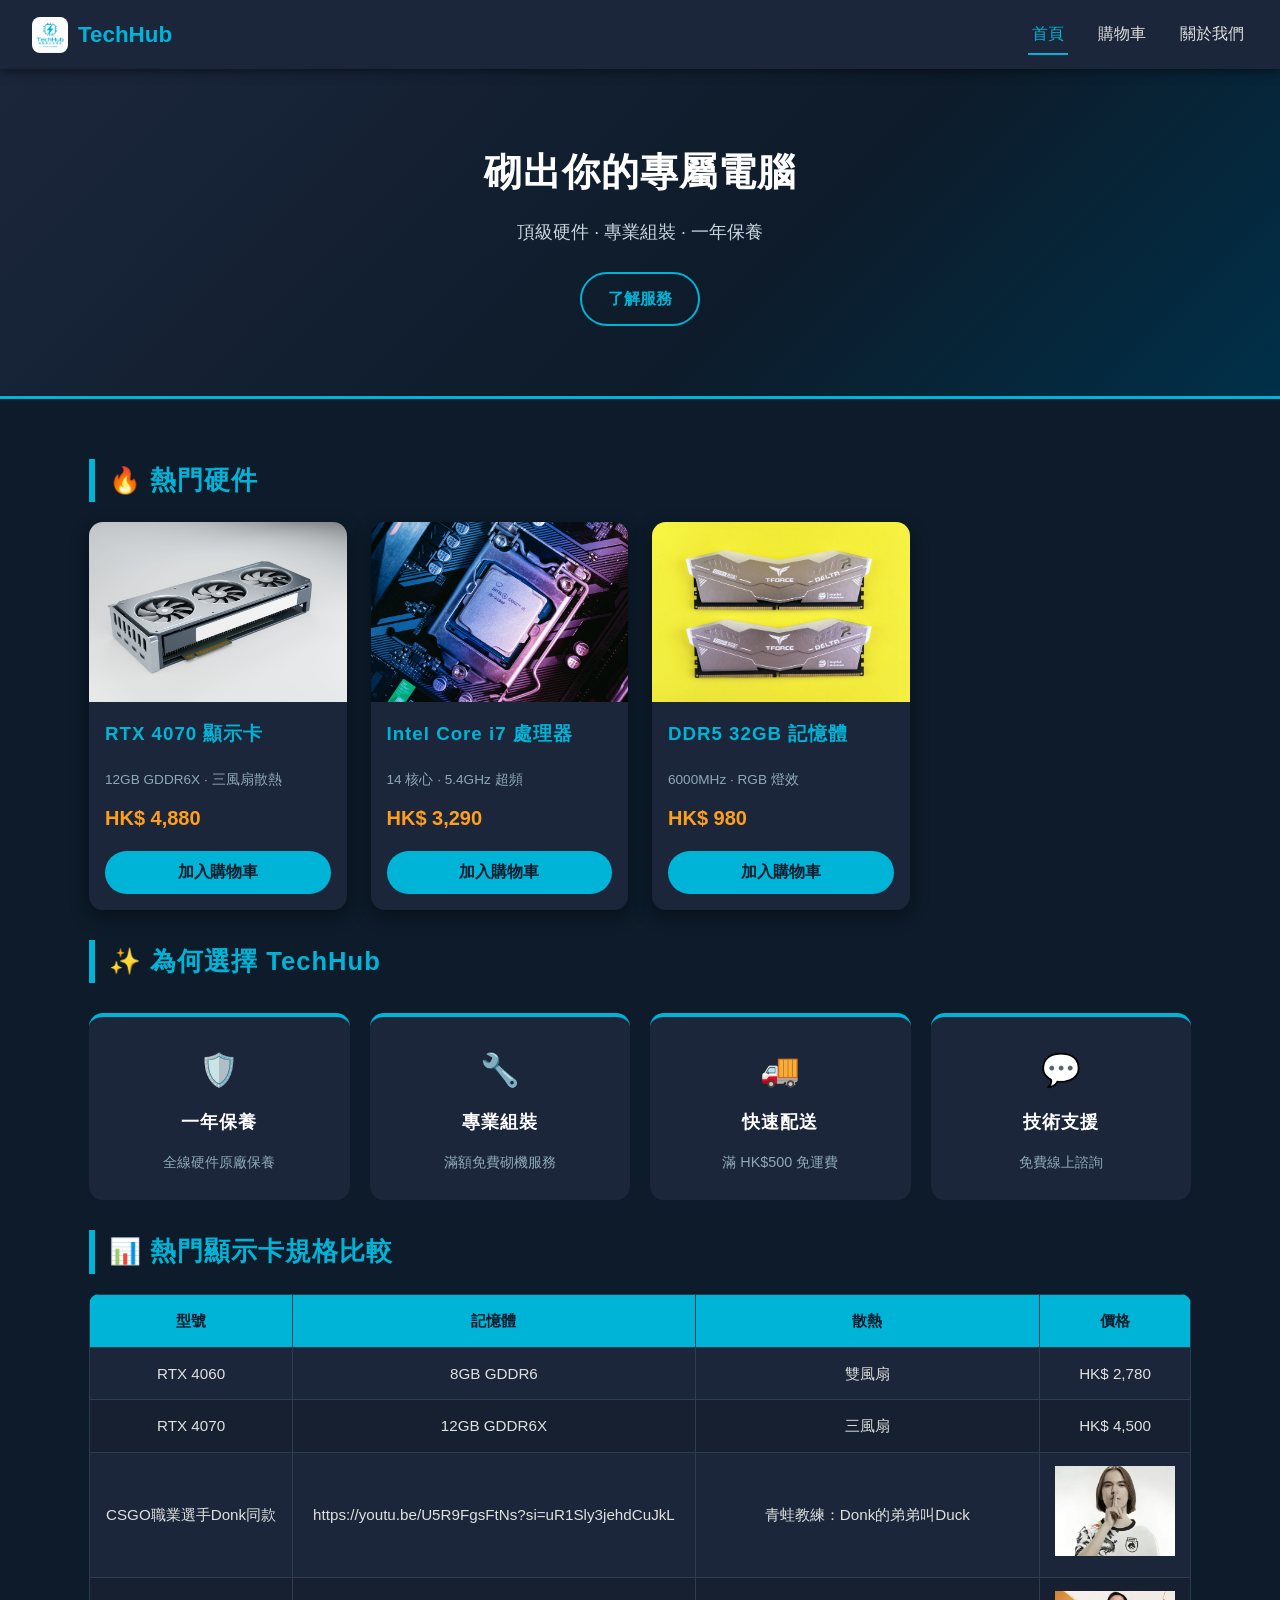
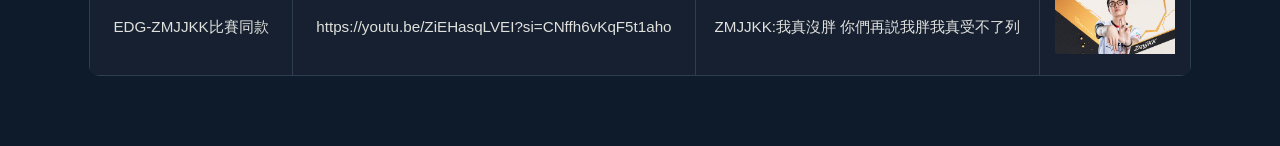
<file: index.html>
<!DOCTYPE html>
<html lang="zh-Hant">
<head><script src="config.js"></script>
<script src="script.js" defer></script>
  <meta charset="UTF-8">
  <meta name="viewport" content="width=device-width, initial-scale=1.0">
  <meta name="description" content="TechHub 電腦硬件專門店 - 頂級硬件、專業組裝、一年保養">
  <title>TechHub 電腦硬件專門店 | 首頁</title>
    <link rel="stylesheet" href="style.css">
  <script src="config.js"></script>
</head>
<body>

  <nav class="navbar">
    <div class="logo">
        <img src="logo.png" alt="TechHub Logo">
         <span data-brand-en>TechHub</span>
    </div>
    <ul>
      <li><a href="index.html" class="active">首頁</a></li>
      <li><a href="cart.html">購物車 <span id="cartCount" class="cart-badge"></span></a></li>
      <li><a href="about.html">關於我們</a></li>
    </ul>
  </nav>

  <header class="banner">
    <h1 data-slogan>砌出你的專屬電腦</h1>
    <p data-subtitle>頂級硬件 · 專業組裝 · 一年保養</p>
    <div class="btn-group">
      
      <a href="about.html" class="btn btn-outline">了解服務</a>
    </div>
  </header>

  <main class="container">

    <h2 class="section-title">🔥 熱門硬件</h2>
    <div class="grid" id="homeHotGrid"></div>

    <h2 class="section-title">✨ 為何選擇 TechHub</h2>
    <div class="features">
      <div class="feature-item">
        <div class="icon">🛡️</div>
        <h3>一年保養</h3>
        <p>全線硬件原廠保養</p>
      </div>
      <div class="feature-item">
        <div class="icon">🔧</div>
        <h3>專業組裝</h3>
        <p>滿額免費砌機服務</p>
      </div>
      <div class="feature-item">
        <div class="icon">🚚</div>
        <h3>快速配送</h3>
        <p>滿 HK$500 免運費</p>
      </div>
      <div class="feature-item">
        <div class="icon">💬</div>
        <h3>技術支援</h3>
        <p>免費線上諮詢</p>
      </div>
    </div>

    <h2 class="section-title">📊 熱門顯示卡規格比較</h2>
    <table>
      <thead>
        <tr>
          <th>型號</th>
          <th>記憶體</th>
          <th>散熱</th>
          <th>價格</th>
        </tr>
      </thead>
      <tbody>
        <tr>
          <td>RTX 4060</td>
          <td>8GB GDDR6</td>
          <td>雙風扇</td>
          <td>HK$ 2,780</td>
        </tr>
        <tr>
          <td>RTX 4070</td>
          <td>12GB GDDR6X</td>
         <td>三風扇</td>
         <td>HK$ 4,500</td>
         </tr>
         </tbody>
         <tbody>
  <tr>
    <td>CSGO職業選手Donk同款</td>
    <td>https://youtu.be/U5R9FgsFtNs?si=uR1Sly3jehdCuJkL</td>
    <td>青蛙教練：Donk的弟弟叫Duck</td>
    <td><img src="0.jpg" alt="Donk 同款顯示卡" style="max-width:120px;"></td>
  </tr>
  <tr>
    <td>EDG-ZMJJKK比賽同款</td>
    <td>https://youtu.be/ZiEHasqLVEI?si=CNffh6vKqF5t1aho</td>
    <td>ZMJJKK:我真沒胖 你們再説我胖我真受不了列</td>
    <td><img src="EDG-zmjjKK.jpg" alt="EDG-ZMJJKK 同款顯示卡" style="max-width:120px;"></td>
  </tr>
</tbody>
</file>
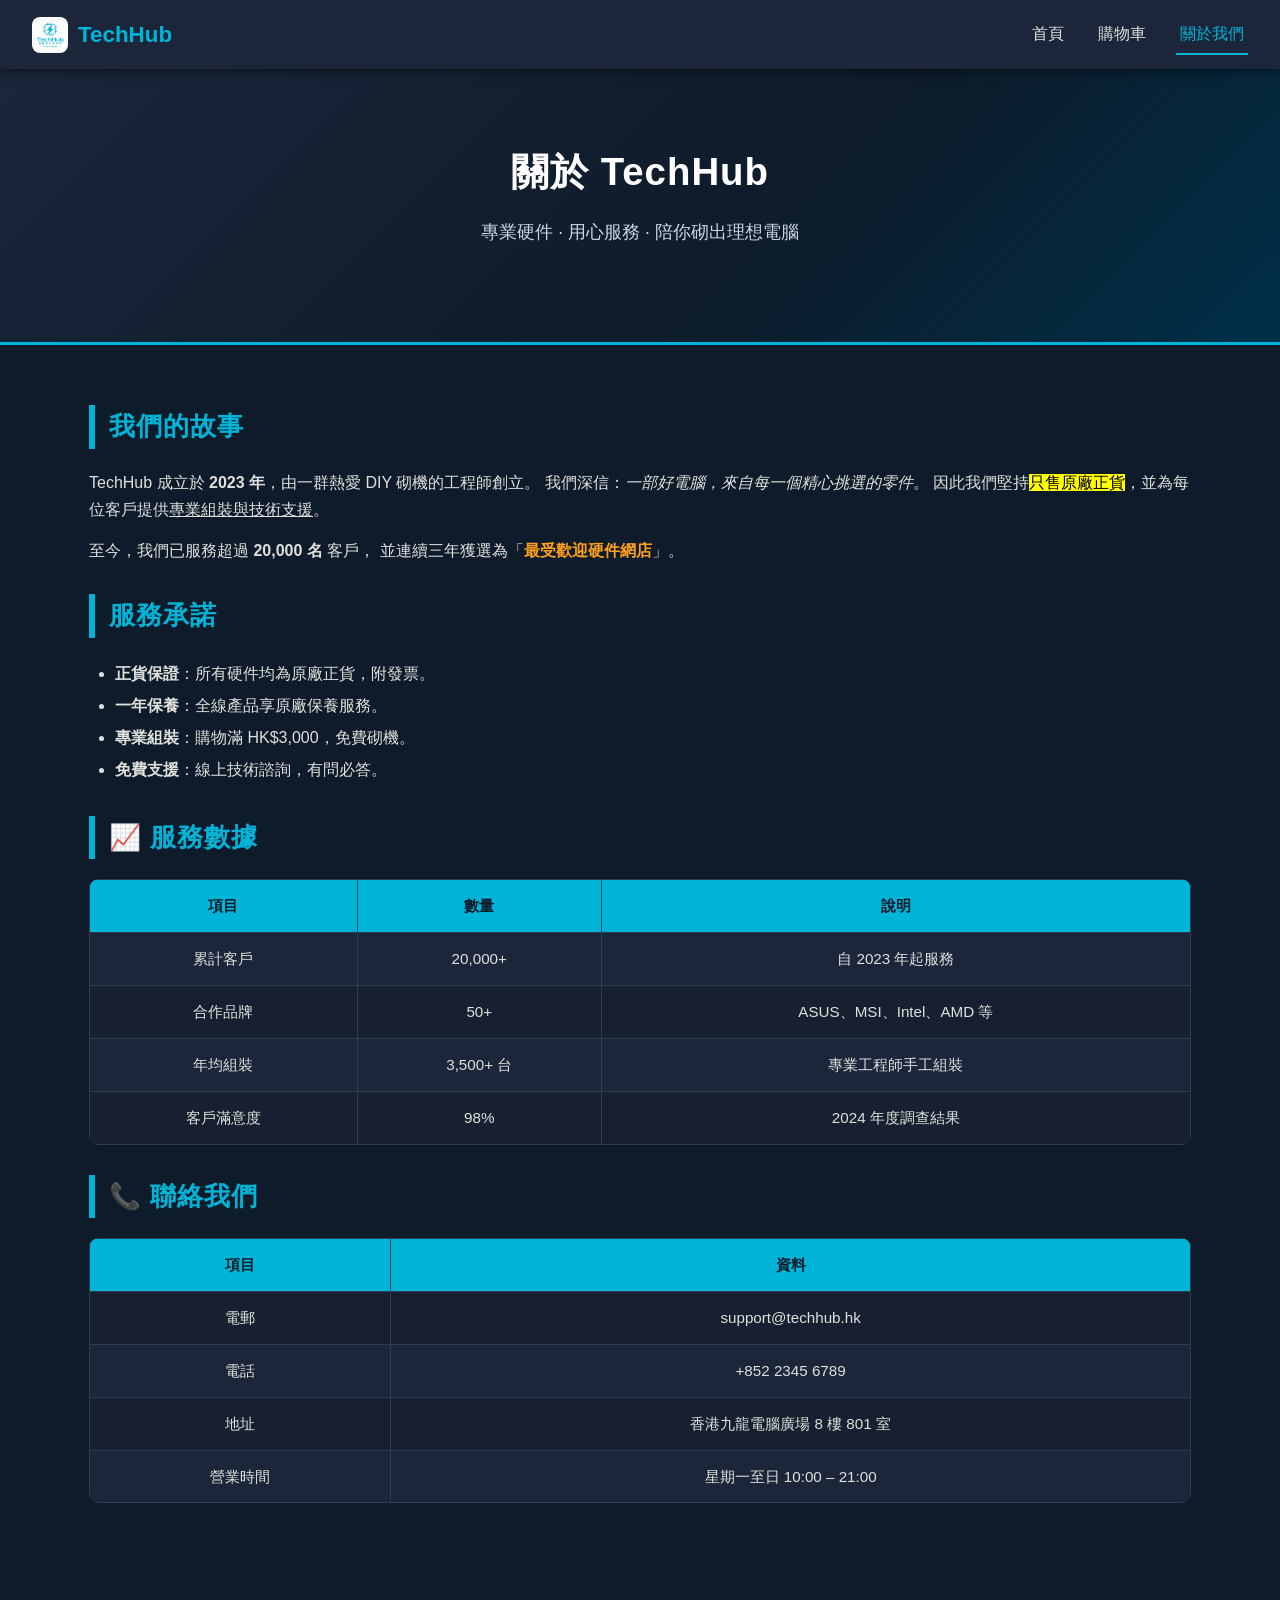
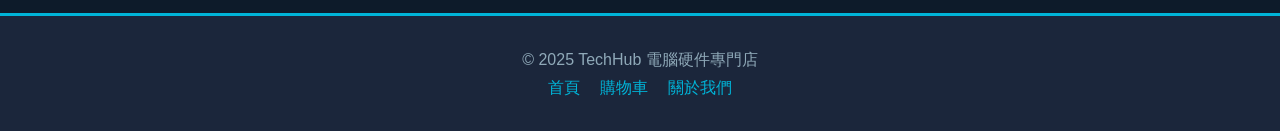
<file: about.html>
<!DOCTYPE html>
<html lang="zh-Hant">
<head><script src="config.js"></script>
<script src="script.js" defer></script>
  <meta charset="UTF-8">
  <meta name="viewport" content="width=device-width, initial-scale=1.0">
  <meta name="description" content="關於 TechHub 電腦硬件專門店 - 專業硬件、用心服務">
  <title>關於我們 | TechHub</title>
  <link rel="stylesheet" href="style.css">
</head>
<body>

  <nav class="navbar">
    <div class="logo">
      <img src="logo.png" alt="TechHub Logo">
      <span data-brand-en>TechHub</span>
    </div>
    <ul>
      <li><a href="index.html">首頁</a></li>
      <li><a href="cart.html">購物車 <span id="cartCount" class="cart-badge"></span></a></li>
      <li><a href="about.html" class="active">關於我們</a></li>
    </ul>
  </nav>

  <header class="banner">
    <h1>關於 TechHub</h1>
    <p>專業硬件 · 用心服務 · 陪你砌出理想電腦</p>
  </header>

  <main class="container">

    <!-- 我們的故事（格式化文字展示） -->
    <h2 class="section-title">我們的故事</h2>
    <p>
      TechHub 成立於 <strong>2023 年</strong>，由一群熱愛 DIY 砌機的工程師創立。
      我們深信：<em>一部好電腦，來自每一個精心挑選的零件</em>。
      因此我們堅持<mark>只售原廠正貨</mark>，並為每位客戶提供<u>專業組裝與技術支援</u>。
    </p>
    <p style="margin-top: 14px;">
      至今，我們已服務超過 <strong>20,000 名</strong> 客戶，
      並連續三年獲選為「<span class="highlight">最受歡迎硬件網店</span>」。
    </p>

    <!-- 服務承諾 -->
    <h2 class="section-title">服務承諾</h2>
    <ul style="padding-left: 26px; line-height: 2;">
      <li><strong>正貨保證</strong>：所有硬件均為原廠正貨，附發票。</li>
      <li><strong>一年保養</strong>：全線產品享原廠保養服務。</li>
      <li><strong>專業組裝</strong>：購物滿 HK$3,000，免費砌機。</li>
      <li><strong>免費支援</strong>：線上技術諮詢，有問必答。</li>
    </ul>

    <!-- 服務數據 -->
    <h2 class="section-title">📈 服務數據</h2>
    <table>
      <thead>
        <tr>
          <th>項目</th>
          <th>數量</th>
          <th>說明</th>
        </tr>
      </thead>
      <tbody>
        <tr>
          <td>累計客戶</td>
          <td>20,000+</td>
          <td>自 2023 年起服務</td>
        </tr>
        <tr>
          <td>合作品牌</td>
          <td>50+</td>
          <td>ASUS、MSI、Intel、AMD 等</td>
        </tr>
        <tr>
          <td>年均組裝</td>
          <td>3,500+ 台</td>
          <td>專業工程師手工組裝</td>
        </tr>
        <tr>
          <td>客戶滿意度</td>
          <td>98%</td>
          <td>2024 年度調查結果</td>
        </tr>
      </tbody>
    </table>

    <!-- 聯絡我們 -->
    <h2 class="section-title">📞 聯絡我們</h2>
    <table>
      <tbody>
        <tr>
          <th>項目</th>
          <th>資料</th>
        </tr>
        <tr>
          <td>電郵</td>
          <td>support@techhub.hk</td>
        </tr>
        <tr>
          <td>電話</td>
          <td>+852 2345 6789</td>
        </tr>
        <tr>
          <td>地址</td>
          <td>香港九龍電腦廣場 8 樓 801 室</td>
        </tr>
        <tr>
          <td>營業時間</td>
          <td>星期一至日 10:00 – 21:00</td>
        </tr>
      </tbody>
    </table>

  </main>

  <footer>
    <p>© 2025 TechHub 電腦硬件專門店</p>
    <p>
      <a href="index.html">首頁</a>
      <a href="cart.html">購物車</a>
      <a href="about.html">關於我們</a>
    </p>
  </footer>

  <button id="backTop" aria-label="回到頂部">↑</button>
  <script src="script.js"></script>
</body>
</html>
</file>
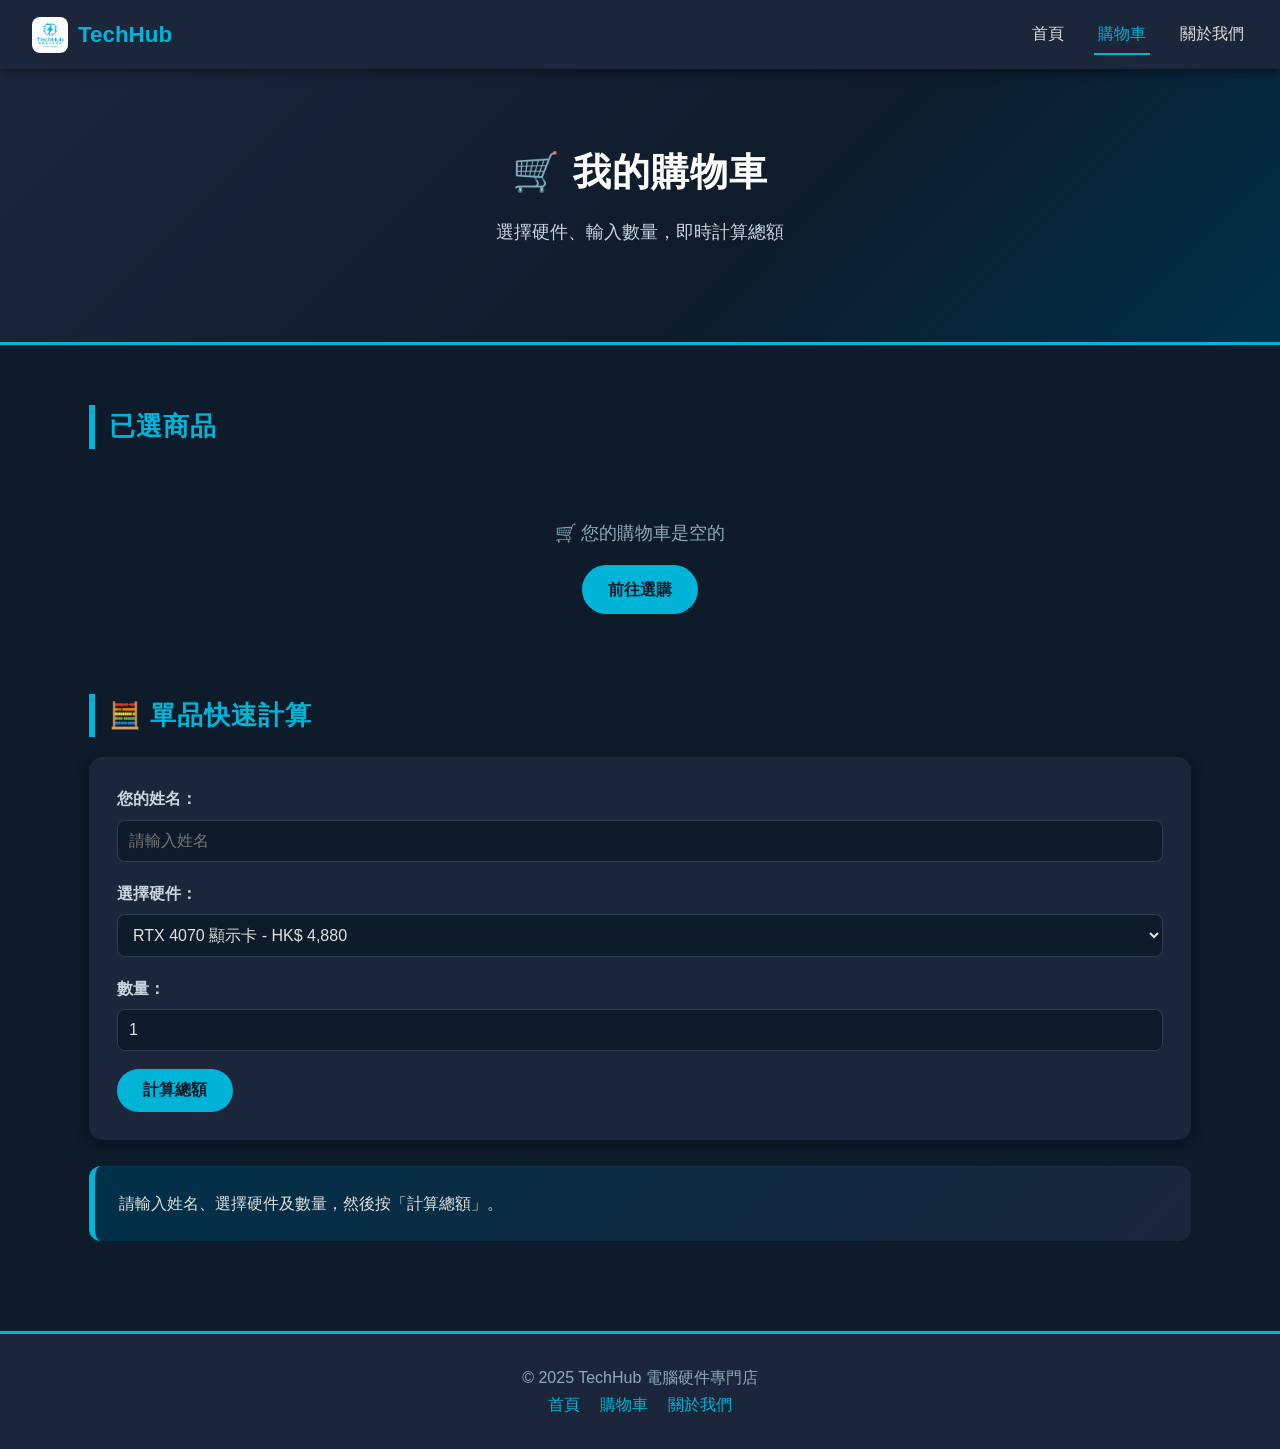
<file: cart.html>
<!DOCTYPE html>
<html lang="zh-Hant">
<head><script src="config.js"></script>
<script src="script.js" defer></script>
  <meta charset="UTF-8">
  <meta name="viewport" content="width=device-width, initial-scale=1.0">
  <meta name="description" content="TechHub 購物車 - 查看已選硬件、修改數量、計算總額">
  <title>購物車 | TechHub</title>
  <link rel="stylesheet" href="style.css">
  <script src="config.js"></script>
</head>
<body>

  <nav class="navbar">
    <div class="logo">
      <img src="logo.png" alt="TechHub Logo">
      <span>TechHub</span>
    </div>
    <ul>
      <li><a href="index.html">首頁</a></li>
      <li><a href="cart.html" class="active">購物車 <span id="cartCount" class="cart-badge"></span></a></li>
      <li><a href="about.html">關於我們</a></li>
    </ul>
  </nav>

  <header class="banner">
    <h1>🛒 我的購物車</h1>
    <p>選擇硬件、輸入數量，即時計算總額</p>
  </header>

  <main class="container">

    <!-- ========== 區塊 A：已加入購物車的清單 ========== -->
    <h2 class="section-title">已選商品</h2>

    <!-- 由 script.js 的 renderCartPage() 動態渲染 -->
    <div id="cartList" class="cart-list"></div>

    <!-- ========== 區塊 B：單品快速計算（原購物車功能保留） ========== -->
    <h2 class="section-title">🧮 單品快速計算</h2>

    <div class="form-box">
      <div class="form-group">
        <label for="customerName">您的姓名：</label>
        <input type="text" id="customerName" placeholder="請輸入姓名" autocomplete="name">
      </div>

      <div class="form-group">
        <label for="productSelect">選擇硬件：</label>
        <select id="productSelect">
          <!-- 由 script.js 動態填充，若 JS 失效則顯示這行提示 -->
          <option value="">載入中…</option>
        </select>
      </div>

      <div class="form-group">
        <label for="quantity">數量：</label>
        <input type="number" id="quantity" value="1" min="1" max="99" inputmode="numeric">
      </div>

      <button class="btn" id="calcBtn">計算總額</button>
    </div>

    <!-- 結果顯示 -->
    <div class="result-box" id="resultBox">
      <p>請輸入姓名、選擇硬件及數量，然後按「計算總額」。</p>
    </div>

  </main>

  <footer>
    <p>© 2025 TechHub 電腦硬件專門店</p>
    <p>
      <a href="index.html">首頁</a>
      <a href="cart.html">購物車</a>
      <a href="about.html">關於我們</a>
    </p>
  </footer>

  <button id="backTop" aria-label="回到頂部">↑</button>
  <script src="script.js" defer></script>
</body>
</html>
</file>
<file: style.css>
* {
  margin: 0;
  padding: 0;
  box-sizing: border-box;
}

:root {
  --primary: #00b4d8;
  --accent: #ff9f1c;
  --bg-dark: #0d1b2a;
  --bg-card: #1b263b;
  --bg-deep: #162030;
  --text: #e0e1dd;
  --text-muted: #8fa9b8;
  --error: #ff6b6b;
  --border: #2c3e50;
}

body {
  font-family: "Microsoft JhengHei", "PingFang TC", "Noto Sans TC", sans-serif;
  background-color: var(--bg-dark);
  color: var(--text);
  line-height: 1.7;
}

h1, h2, h3 {
  color: var(--primary);
  letter-spacing: 1px;
  margin-bottom: 12px;
}

.section-title {
  font-size: 1.6rem;
  border-left: 6px solid var(--primary);
  padding-left: 14px;
  margin: 30px 0 20px;
}

.highlight {
  color: var(--accent);
  font-weight: bold;
}

/* ========== 導航列 ========== */
.navbar {
  background-color: var(--bg-card);
  display: flex;
  justify-content: space-between;
  align-items: center;
  padding: 14px 32px;
  position: sticky;
  top: 0;
  z-index: 100;
  box-shadow: 0 2px 10px rgba(0, 0, 0, 0.5);
}

.navbar .logo {
  display: flex;
  align-items: center;
  gap: 10px;
  font-size: 1.4rem;
  font-weight: bold;
  color: var(--primary);
}

.navbar .logo img {
  width: 36px;
  height: 36px;
  border-radius: 8px;
  object-fit: cover;
}

.navbar ul {
  display: flex;
  list-style: none;
  gap: 26px;
}

.navbar a {
  color: var(--text);
  text-decoration: none;
  font-size: 1rem;
  padding: 6px 4px;
  border-bottom: 2px solid transparent;
  transition: 0.3s;
  display: inline-flex;
  align-items: center;
}

.navbar a:hover,
.navbar a.active {
  color: var(--primary);
  border-bottom: 2px solid var(--primary);
}

/* 購物車數量徽章 */
.cart-badge {
  display: none;
  background: var(--accent);
  color: var(--bg-dark);
  font-size: 0.72rem;
  font-weight: bold;
  padding: 1px 7px;
  border-radius: 10px;
  margin-left: 6px;
  vertical-align: middle;
}

/* ========== Banner ========== */
.banner {
  background: linear-gradient(135deg, var(--bg-card), var(--bg-dark) 60%, #003049);
  text-align: center;
  padding: 70px 24px;
  border-bottom: 3px solid var(--primary);
}

.banner h1 {
  font-size: 2.4rem;
  color: #ffffff;
  margin-bottom: 14px;
}

.banner p {
  font-size: 1.1rem;
  color: #c9d6df;
  margin-bottom: 24px;
}

.banner .btn-group {
  display: flex;
  gap: 16px;
  justify-content: center;
  flex-wrap: wrap;
}

/* ========== 按鈕 ========== */
.btn {
  display: inline-block;
  background-color: var(--primary);
  color: var(--bg-dark);
  border: none;
  padding: 11px 26px;
  border-radius: 28px;
  font-size: 1rem;
  font-weight: bold;
  cursor: pointer;
  transition: 0.3s;
  text-decoration: none;
  font-family: inherit;
}

.btn:hover {
  background-color: var(--accent);
  color: var(--bg-dark);
  transform: translateY(-2px);
}

.btn-outline {
  background: transparent;
  border: 2px solid var(--primary);
  color: var(--primary);
}

.btn-outline:hover {
  background: var(--primary);
  color: var(--bg-dark);
}

.btn-sm {
  padding: 4px 12px;
  font-size: 0.85rem;
  border-radius: 16px;
}

.btn-danger {
  background: var(--error);
  color: #fff;
}

.btn-danger:hover {
  background: #d9534f;
  color: #fff;
}

/* ========== 容器 ========== */
.container {
  max-width: 1150px;
  margin: 0 auto;
  padding: 30px 24px 50px;
}

/* ========== 商品網格佈局 ========== */
.grid {
  display: grid;
  grid-template-columns: repeat(auto-fill, minmax(250px, 1fr));
  gap: 24px;
}

.card {
  background-color: var(--bg-card);
  border-radius: 14px;
  overflow: hidden;
  box-shadow: 0 6px 18px rgba(0, 0, 0, 0.4);
  transition: transform 0.3s, box-shadow 0.3s;
  display: flex;
  flex-direction: column;
}

.card:hover {
  transform: translateY(-8px);
  box-shadow: 0 12px 26px rgba(0, 180, 216, 0.35);
}

.card img {
  width: 100%;
  height: 180px;
  object-fit: cover;
  background-color: var(--bg-dark);
}

.card .info {
  padding: 16px;
  flex: 1;
  display: flex;
  flex-direction: column;
  gap: 6px;
}

.card .spec {
  font-size: 0.85rem;
  color: var(--text-muted);
}

.card .price {
  color: var(--accent);
  font-size: 1.25rem;
  font-weight: bold;
  margin: 4px 0 10px;
}

.card .btn {
  margin-top: auto;
  text-align: center;
}

/* ========== 分類快捷入口 ========== */
.category-bar {
  display: flex;
  flex-wrap: wrap;
  gap: 12px;
  margin: 20px 0 10px;
}

.category-bar a {
  background: var(--bg-card);
  color: var(--text);
  padding: 8px 20px;
  border-radius: 20px;
  text-decoration: none;
  font-size: 0.9rem;
  border: 1px solid var(--border);
  transition: 0.3s;
}

.category-bar a:hover {
  background: var(--primary);
  color: var(--bg-dark);
}

/* ========== 表格 ========== */
table {
  width: 100%;
  border-collapse: collapse;
  margin: 20px 0;
  background-color: var(--bg-card);
  border-radius: 10px;
  overflow: hidden;
}

th, td {
  padding: 13px 12px;
  border: 1px solid var(--border);
  text-align: center;
  font-size: 0.95rem;
}

th {
  background-color: var(--primary);
  color: var(--bg-dark);
}

tr:nth-child(even) {
  background-color: var(--bg-deep);
}

/* ========== 表單 / 購物車 ========== */
.form-box {
  background-color: var(--bg-card);
  padding: 28px;
  border-radius: 14px;
  margin-bottom: 26px;
  box-shadow: 0 4px 14px rgba(0, 0, 0, 0.35);
}

.form-group {
  margin-bottom: 18px;
}

.form-group label {
  display: block;
  margin-bottom: 7px;
  font-weight: bold;
  color: #c9d6df;
}

.form-group input,
.form-group select {
  width: 100%;
  padding: 11px;
  border: 1px solid var(--border);
  border-radius: 8px;
  background-color: var(--bg-dark);
  color: var(--text);
  font-size: 1rem;
  font-family: inherit;
}

.form-group input:focus,
.form-group select:focus {
  outline: none;
  border-color: var(--primary);
}

/* 結果顯示區 */
.result-box {
  background: linear-gradient(135deg, #003049, var(--bg-card));
  border-left: 6px solid var(--primary);
  padding: 24px;
  border-radius: 12px;
  font-size: 1rem;
}

.result-box .amount {
  font-size: 1.9rem;
  color: var(--accent);
  font-weight: bold;
  margin-top: 10px;
}

.result-box .error {
  color: var(--error);
  font-weight: bold;
}

.result-box .bonus {
  color: var(--primary);
  font-weight: bold;
  margin-top: 8px;
}

/* ========== 購物車清單 ========== */
.cart-list {
  display: flex;
  flex-direction: column;
  gap: 14px;
  margin: 20px 0;
}

.cart-item {
  background: var(--bg-card);
  padding: 16px 20px;
  border-radius: 12px;
  display: flex;
  align-items: center;
  gap: 16px;
  flex-wrap: wrap;
  border-left: 4px solid var(--primary);
}

.cart-item img {
  width: 64px;
  height: 64px;
  object-fit: cover;
  border-radius: 8px;
  background: var(--bg-dark);
}

.cart-item .item-name {
  flex: 1 1 180px;
  font-weight: bold;
  color: #fff;
}

.cart-item .item-price {
  color: var(--accent);
  font-weight: bold;
  min-width: 100px;
}

.cart-item .qty-control {
  display: flex;
  align-items: center;
  gap: 8px;
}

.cart-item .qty-control button {
  width: 32px;
  height: 32px;
  border-radius: 50%;
  border: 1px solid var(--primary);
  background: transparent;
  color: var(--primary);
  font-size: 1.1rem;
  cursor: pointer;
  transition: 0.2s;
}

.cart-item .qty-control button:hover {
  background: var(--primary);
  color: var(--bg-dark);
}

.cart-item .qty-control span {
  min-width: 32px;
  text-align: center;
  font-weight: bold;
}

.cart-empty {
  text-align: center;
  padding: 50px 20px;
  color: var(--text-muted);
  font-size: 1.1rem;
}

.cart-summary {
  background: linear-gradient(135deg, #003049, var(--bg-card));
  border-radius: 14px;
  padding: 24px;
  margin-top: 20px;
  border-left: 6px solid var(--accent);
}

.cart-summary .row {
  display: flex;
  justify-content: space-between;
  padding: 6px 0;
  font-size: 1rem;
}

.cart-summary .row.total {
  border-top: 1px solid var(--border);
  margin-top: 10px;
  padding-top: 14px;
  font-size: 1.4rem;
  font-weight: bold;
  color: var(--accent);
}

/* ========== 特色區塊（首頁） ========== */
.features {
  display: grid;
  grid-template-columns: repeat(auto-fit, minmax(220px, 1fr));
  gap: 20px;
  margin: 30px 0;
}

.feature-item {
  background-color: var(--bg-card);
  padding: 26px 20px;
  border-radius: 14px;
  text-align: center;
  border-top: 4px solid var(--primary);
}

.feature-item .icon {
  font-size: 2rem;
  margin-bottom: 10px;
}

.feature-item h3 {
  font-size: 1.1rem;
  color: #ffffff;
}

.feature-item p {
  font-size: 0.9rem;
  color: var(--text-muted);
  margin-top: 6px;
}

/* ========== 頁腳 ========== */
footer {
  background-color: var(--bg-card);
  color: var(--text-muted);
  text-align: center;
  padding: 30px 20px;
  margin-top: 40px;
  border-top: 3px solid var(--primary);
}

footer a {
  color: var(--primary);
  text-decoration: none;
  margin: 0 8px;
}

/* ========== 回到頂部按鈕 ========== */
#backTop {
  position: fixed;
  bottom: 28px;
  right: 28px;
  background: var(--primary);
  color: var(--bg-dark);
  border: none;
  width: 48px;
  height: 48px;
  border-radius: 50%;
  font-size: 1.3rem;
  cursor: pointer;
  display: none;
  box-shadow: 0 4px 12px rgba(0, 0, 0, 0.5);
  z-index: 200;
}

#backTop:hover {
  background: var(--accent);
}

/* ========== Toast 提示 ========== */
#toast {
  position: fixed;
  bottom: 90px;
  left: 50%;
  transform: translateX(-50%);
  background: var(--primary);
  color: var(--bg-dark);
  padding: 12px 26px;
  border-radius: 28px;
  font-weight: bold;
  z-index: 999;
  opacity: 0;
  transition: opacity 0.3s, transform 0.3s;
  pointer-events: none;
  box-shadow: 0 6px 20px rgba(0, 0, 0, 0.5);
}

#toast.show {
  opacity: 1;
  transform: translateX(-50%) translateY(-6px);
}

/* ========== 無障礙 ========== */
a:focus-visible,
button:focus-visible,
input:focus-visible,
select:focus-visible {
  outline: 3px solid var(--accent);
  outline-offset: 2px;
}

/* ========== RWD ========== */
@media (max-width: 820px) {
  .navbar {
    flex-direction: column;
    gap: 12px;
    padding: 14px 18px;
  }

  .navbar ul {
    flex-direction: row;
    flex-wrap: wrap;
    justify-content: center;
    gap: 14px;
  }

  .banner h1 { font-size: 1.7rem; }
  .banner p  { font-size: 0.95rem; }
  table { font-size: 0.8rem; }
  th, td { padding: 9px 6px; }
}

@media (max-width: 600px) {
  table {
    display: block;
    overflow-x: auto;
    white-space: nowrap;
  }
}

@media (max-width: 480px) {
  .grid { grid-template-columns: 1fr; }
  .banner { padding: 50px 16px; }
  .banner h1 { font-size: 1.4rem; }
  .container { padding: 20px 14px 40px; }
  .navbar ul { gap: 10px; }
  .navbar a { font-size: 0.9rem; }
  .cart-item { flex-direction: column; align-items: flex-start; }
}

/* ========== 減少動態偏好 ========== */
@media (prefers-reduced-motion: reduce) {
  * {
    transition: none !important;
    animation: none !important;
  }
  #backTop { display: none !important; }
}
</file>
